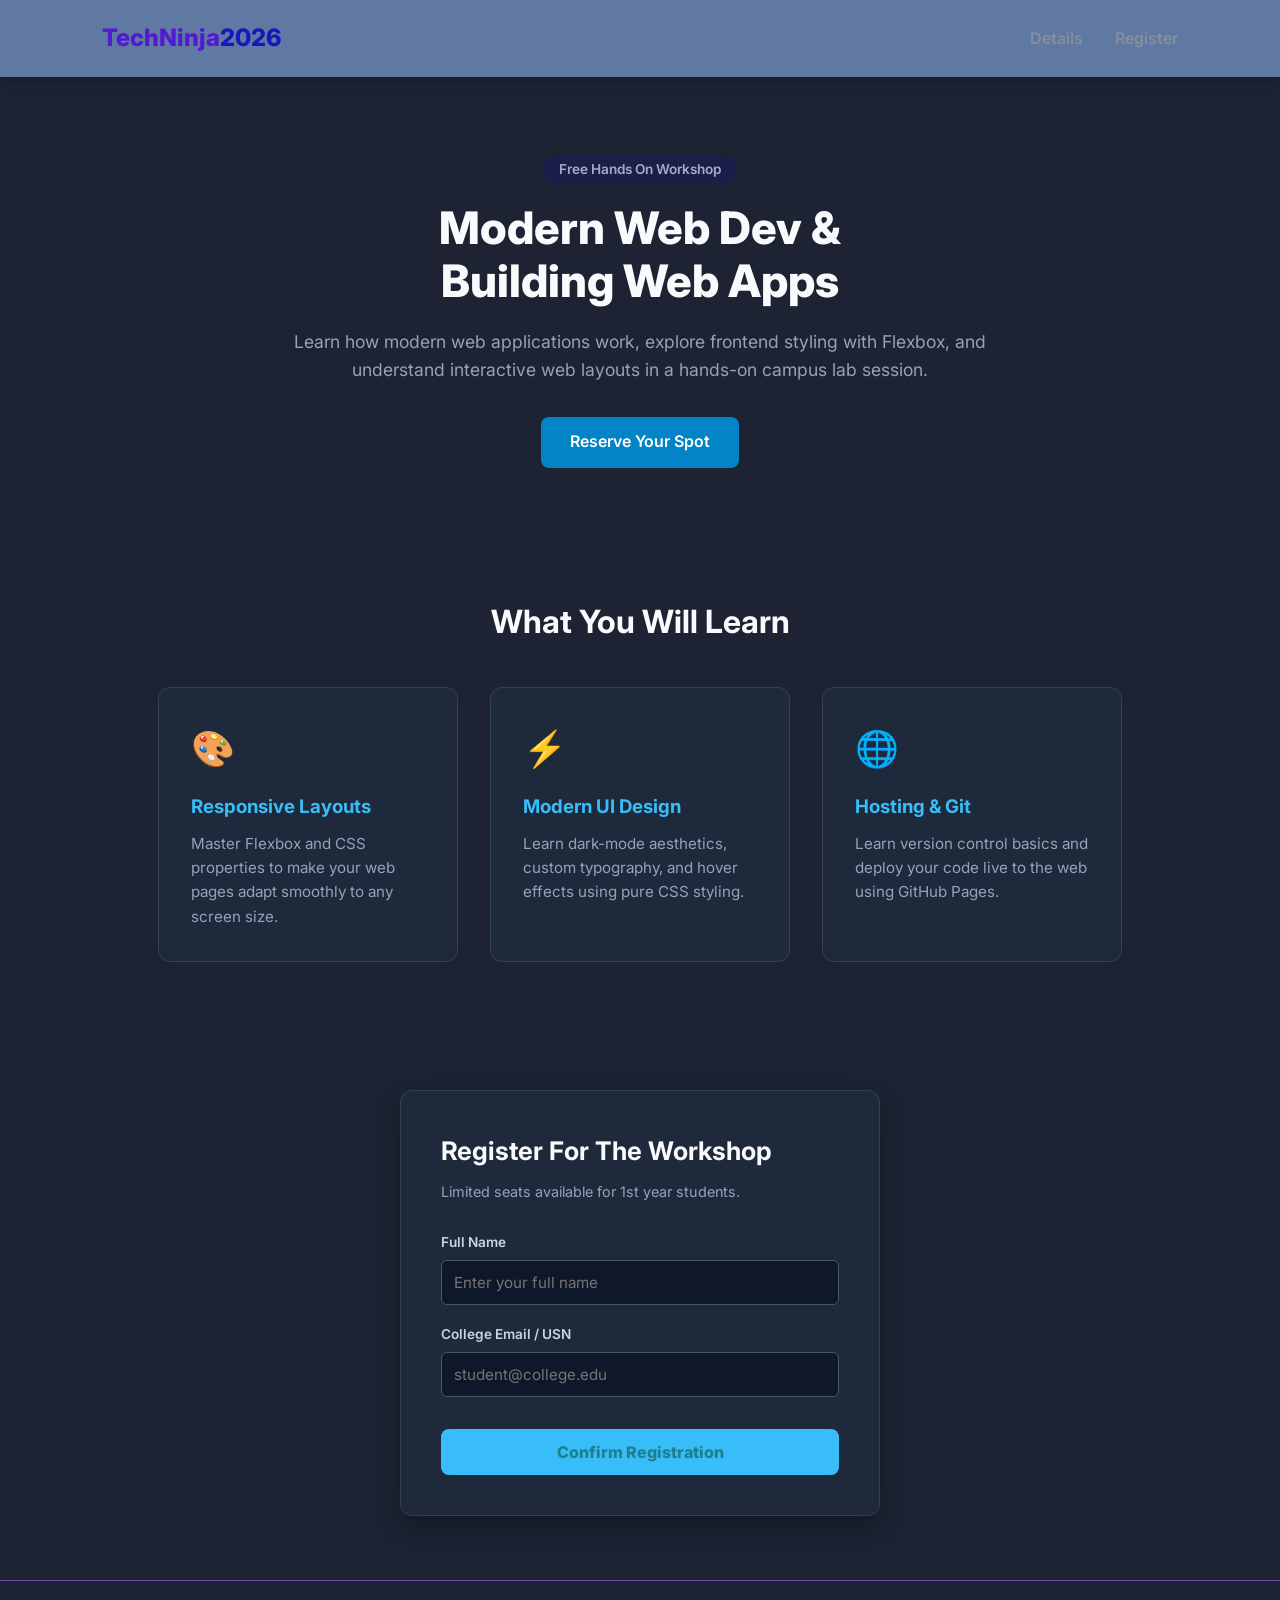
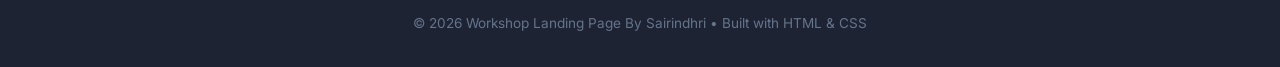
<file: index.html>
<!DOCTYPE html>
<html lang="en">
<head>
  <meta charset="UTF-8">
  <meta name="viewport" content="width=device-width, initial-scale=1.0">
  <title>TECH NINJA  2026 - Tech Workshop</title>
  <link rel="stylesheet" href="style.css">
  <!-- Google Font -->
  <link href="https://fonts.googleapis.com/css2?family=Inter:wght@400;600;800&display=swap" rel="stylesheet">
</head>
<body>

  <!-- Navigation Bar -->
  <nav class="navbar">
    <div class="logo">TechNinja<span>2026</span></div>
    <ul class="nav-links">
      <li><a href="#details">Details</a></li>
      <li><a href="#register">Register</a></li>
    </ul>
  </nav>

  <!-- Hero Section -->
  <header class="hero">
    <span class="tag"> Free Hands On Workshop</span>
    <h1>Modern Web Dev & <br>Building Web Apps</h1>
    <p>Learn how modern web applications work, explore frontend styling with Flexbox, and understand interactive web layouts in a hands-on campus lab session.</p>
    <a href="#register" class="btn primary-btn">Reserve Your Spot</a>
  </header>

  <!-- Details Cards Section -->
  <section id="details" class="cards-section">
    <h2>What You Will Learn</h2>
    <div class="card-grid">
      <div class="card">
        <div class="icon">🎨</div>
        <h3>Responsive Layouts</h3>
        <p>Master Flexbox and CSS properties to make your web pages adapt smoothly to any screen size.</p>
      </div>

      <div class="card">
        <div class="icon">⚡</div>
        <h3>Modern UI Design</h3>
        <p>Learn dark-mode aesthetics, custom typography, and hover effects using pure CSS styling.</p>
      </div>

      <div class="card">
        <div class="icon">🌐</div>
        <h3>Hosting & Git</h3>
        <p>Learn version control basics and deploy your code live to the web using GitHub Pages.</p>
      </div>
    </div>
  </section>

  <!-- Registration Form Section -->
  
  <section id="register" class="form-section">
    <div class="form-card">
      <h2>Register For The Workshop</h2>
      <p>Limited seats available for 1st year students.</p>
      
      <form>
        <div class="input-group">
          <label for="name">Full Name</label>
          <input type="text" id="name" placeholder="Enter your full name" required>
        </div>
        <div class="input-group">
          <label for="email">College Email / USN</label>
          <input type="email" id="email" placeholder="student@college.edu" required>
        </div>
        <button type="submit" class="btn submit-btn">Confirm Registration</button>
      </form>
    </div>
  </section>  

  <!-- Footer -->
  <footer>
    <p>© 2026 Workshop Landing Page By Sairindhri  • Built with HTML & CSS</p>
  </footer>

</body>
</html>
</file>
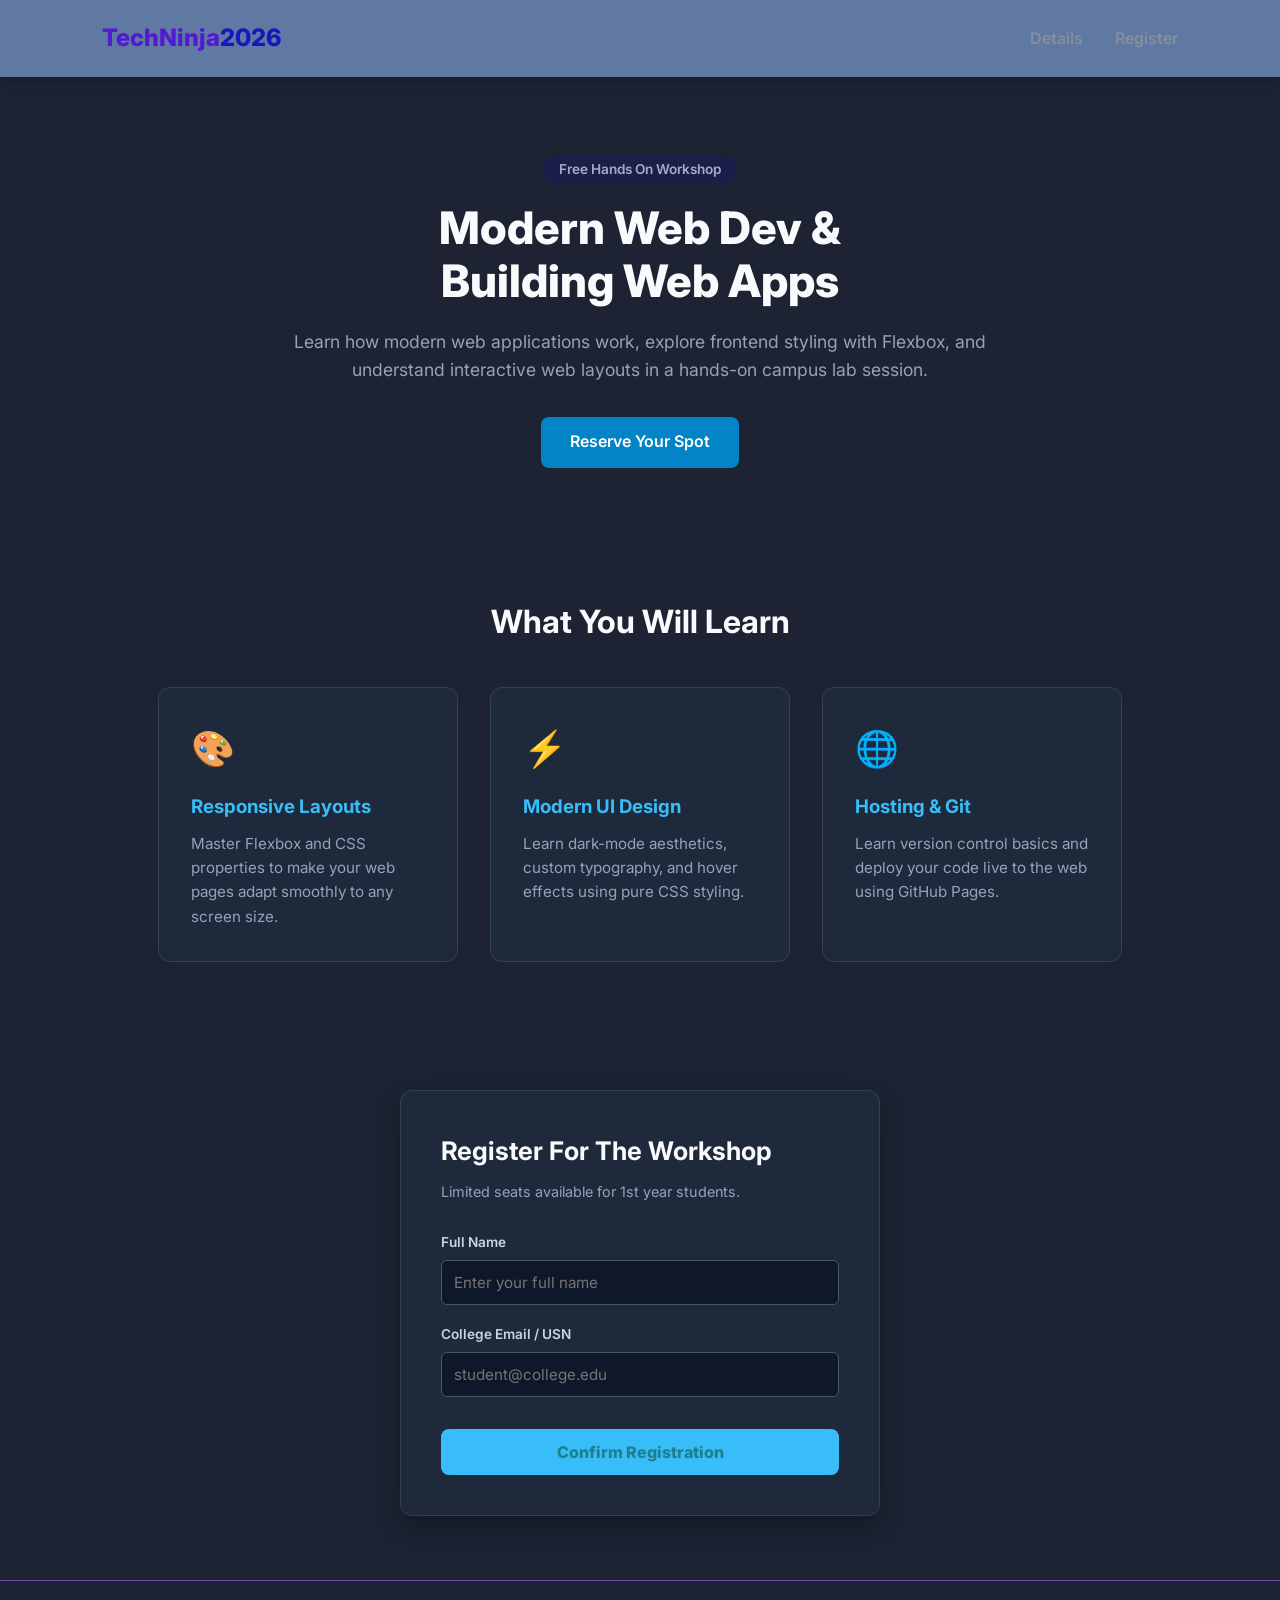
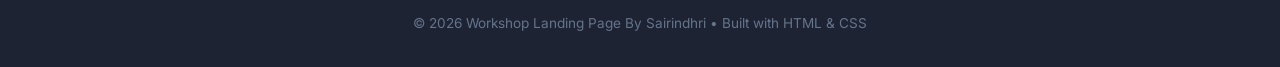
<file: project1.html>
<!DOCTYPE html>
<html lang="en">
<head>
  <meta charset="UTF-8">
  <meta name="viewport" content="width=device-width, initial-scale=1.0">
  <title>TECH NINJA  2026 - Tech Workshop</title>
  <link rel="stylesheet" href="project1.css">
  <!-- Google Font -->
  <link href="https://fonts.googleapis.com/css2?family=Inter:wght@400;600;800&display=swap" rel="stylesheet">
</head>
<body>

  <!-- Navigation Bar -->
  <nav class="navbar">
    <div class="logo">TechNinja<span>2026</span></div>
    <ul class="nav-links">
      <li><a href="#details">Details</a></li>
      <li><a href="#register">Register</a></li>
    </ul>
  </nav>

  <!-- Hero Section -->
  <header class="hero">
    <span class="tag"> Free Hands On Workshop</span>
    <h1>Modern Web Dev & <br>Building Web Apps</h1>
    <p>Learn how modern web applications work, explore frontend styling with Flexbox, and understand interactive web layouts in a hands-on campus lab session.</p>
    <a href="#register" class="btn primary-btn">Reserve Your Spot</a>
  </header>

  <!-- Details Cards Section -->
  <section id="details" class="cards-section">
    <h2>What You Will Learn</h2>
    <div class="card-grid">
      <div class="card">
        <div class="icon">🎨</div>
        <h3>Responsive Layouts</h3>
        <p>Master Flexbox and CSS properties to make your web pages adapt smoothly to any screen size.</p>
      </div>

      <div class="card">
        <div class="icon">⚡</div>
        <h3>Modern UI Design</h3>
        <p>Learn dark-mode aesthetics, custom typography, and hover effects using pure CSS styling.</p>
      </div>

      <div class="card">
        <div class="icon">🌐</div>
        <h3>Hosting & Git</h3>
        <p>Learn version control basics and deploy your code live to the web using GitHub Pages.</p>
      </div>
    </div>
  </section>

  <!-- Registration Form Section -->
  
  <section id="register" class="form-section">
    <div class="form-card">
      <h2>Register For The Workshop</h2>
      <p>Limited seats available for 1st year students.</p>
      
      <form>
        <div class="input-group">
          <label for="name">Full Name</label>
          <input type="text" id="name" placeholder="Enter your full name" required>
        </div>
        <div class="input-group">
          <label for="email">College Email / USN</label>
          <input type="email" id="email" placeholder="student@college.edu" required>
        </div>
        <button type="submit" class="btn submit-btn">Confirm Registration</button>
      </form>
    </div>
  </section>  

  <!-- Footer -->
  <footer>
    <p>© 2026 Workshop Landing Page By Sairindhri  • Built with HTML & CSS</p>
  </footer>

</body>
</html>
</file>
<file: style.css>
/* Reset & Base Styles */
* {
  margin: 0;
  padding: 0;
  box-sizing: border-box;
  font-family: 'Inter', sans-serif;
}

html {
  scroll-behavior: smooth;
}

body {
  background-color: #1d2333;
  color: #f8fafc;
  line-height: 1.6;
}

/* Navigation Bar */
.navbar {
  display: flex;
  justify-content: space-between;
  align-items: center;
  padding: 1.2rem 8%;
  background-color: #5f79a3;
  position: sticky;
  top: 0;
  z-index: 100;
  box-shadow: 0 4px 12px rgba(0, 0, 0, 0.2);
}

.logo {
  font-size: 1.5rem;
  font-weight: 800;
  color: #521bd1;
}

.logo span {
  color: #1916bd;
}

.nav-links {
  display: flex;
  list-style: none;
  gap: 2rem;
}

.nav-links a {
  color: #868f9c;
  text-decoration: none;
  font-weight: 600;
  transition: color 0.3s ease;
}

.nav-links a:hover {
  color: #020303;
}

/* Hero Section */
.hero {
  text-align: center;
  padding: 5rem 1rem 4rem 1rem;
  max-width: 800px;
  margin: 0 auto;
}

.tag {
  background-color: rgba(12, 8, 206, 0.15);
  color: #aaa8c7;
  padding: 0.4rem 1rem;
  border-radius: 20px;
  font-size: 0.85rem;
  font-weight: 600;
}

.hero h1 {
  font-size: 2.8rem;
  font-weight: 800;
  margin: 1.2rem 0;
  line-height: 1.2;
}

.hero p {
  color: #94a3b8;
  font-size: 1.1rem;
  margin-bottom: 2rem;
}

/* Buttons */
.btn {
  display: inline-block;
  padding: 0.8rem 1.8rem;
  border-radius: 8px;
  font-weight: 600;
  text-decoration: none;
  cursor: pointer;
  border: none;
  transition: transform 0.2s ease, background-color 0.3s ease;
}

.primary-btn {
  background-color: #0284c7;
  color: #ffffff;
}

.primary-btn:hover {
  background-color: #0369a1;
  transform: translateY(-2px);
}

/* Cards Section */
.cards-section {
  padding: 4rem 8%;
  text-align: center;
}

.cards-section h2 {
  font-size: 2rem;
  margin-bottom: 2.5rem;
}

.card-grid {
  display: flex;
  justify-content: center;
  gap: 2rem;
  flex-wrap: wrap;
}

.card {
  background-color: #1e293b;
  padding: 2rem;
  border-radius: 12px;
  width: 300px;
  text-align: left;
  border: 1px solid #334155;
  cursor: pointer;
  transition: transform 0.3s ease, border-color 0.3s ease;
}

.card:hover {
  transform: translateY(-5px);
  border-color: #38bdf8;
}

.icon {
  font-size: 2.2rem;
  margin-bottom: 1rem;
}

.card h3 {
  margin-bottom: 0.6rem;
  color: #38bdf8;
}

.card p {
  color: #94a3b8;
  font-size: 0.95rem;
}

/* Form Section */
.form-section {
  padding: 4rem 1rem;
  display: flex;
  justify-content: center;
}

.form-card {
  background-color: #1e293b;
  padding: 2.5rem;
  border-radius: 12px;
  width: 100%;
  max-width: 480px;
  border: 1px solid #334155;
  box-shadow: 0 10px 25px rgba(0,0,0,0.3);
}

.form-card h2 {
  font-size: 1.6rem;
  margin-bottom: 0.5rem;
}

.form-card p {
  color: #94a3b8;
  margin-bottom: 1.8rem;
  font-size: 0.9rem;
}

.input-group {
  margin-bottom: 1.2rem;
  text-align: left;
}

.input-group label {
  display: block;
  font-size: 0.85rem;
  font-weight: 600;
  margin-bottom: 0.4rem;
  color: #cbd5e1;
}

.input-group input {
  width: 100%;
  padding: 0.75rem;
  border-radius: 6px;
  border: 1px solid #475569;
  background-color: #0f172a;
  color: #fff;
  font-size: 0.95rem;
  outline: none;
  transition: border-color 0.2s ease, box-shadow 0.2s ease;
}

.input-group input:focus {
  border-color: #38bdf8;
  box-shadow: 0 0 0 3px rgba(56, 189, 248, 0.2);
}

.submit-btn {
  width: 100%;
  background-color: #38bdf8;
  color: #1e808d;
  font-size: 1rem;
  font-weight: 800;
  margin-top: 0.8rem;
}

.submit-btn:hover {
  background-color: #7dd3fc;
  transform: translateY(-2px);
}

/* Footer */
footer {
  text-align: center;
  padding: 2rem;
  color: #64748b;
  font-size: 0.85rem;
  border-top: 1px solid #7d4cac;
}
</file>
<file: project1.css>
/* Reset & Base Styles */
* {
  margin: 0;
  padding: 0;
  box-sizing: border-box;
  font-family: 'Inter', sans-serif;
}

html {
  scroll-behavior: smooth;
}

body {
  background-color: #1d2333;
  color: #f8fafc;
  line-height: 1.6;
}

/* Navigation Bar */
.navbar {
  display: flex;
  justify-content: space-between;
  align-items: center;
  padding: 1.2rem 8%;
  background-color: #5f79a3;
  position: sticky;
  top: 0;
  z-index: 100;
  box-shadow: 0 4px 12px rgba(0, 0, 0, 0.2);
}

.logo {
  font-size: 1.5rem;
  font-weight: 800;
  color: #521bd1;
}

.logo span {
  color: #1916bd;
}

.nav-links {
  display: flex;
  list-style: none;
  gap: 2rem;
}

.nav-links a {
  color: #868f9c;
  text-decoration: none;
  font-weight: 600;
  transition: color 0.3s ease;
}

.nav-links a:hover {
  color: #020303;
}

/* Hero Section */
.hero {
  text-align: center;
  padding: 5rem 1rem 4rem 1rem;
  max-width: 800px;
  margin: 0 auto;
}

.tag {
  background-color: rgba(12, 8, 206, 0.15);
  color: #aaa8c7;
  padding: 0.4rem 1rem;
  border-radius: 20px;
  font-size: 0.85rem;
  font-weight: 600;
}

.hero h1 {
  font-size: 2.8rem;
  font-weight: 800;
  margin: 1.2rem 0;
  line-height: 1.2;
}

.hero p {
  color: #94a3b8;
  font-size: 1.1rem;
  margin-bottom: 2rem;
}

/* Buttons */
.btn {
  display: inline-block;
  padding: 0.8rem 1.8rem;
  border-radius: 8px;
  font-weight: 600;
  text-decoration: none;
  cursor: pointer;
  border: none;
  transition: transform 0.2s ease, background-color 0.3s ease;
}

.primary-btn {
  background-color: #0284c7;
  color: #ffffff;
}

.primary-btn:hover {
  background-color: #0369a1;
  transform: translateY(-2px);
}

/* Cards Section */
.cards-section {
  padding: 4rem 8%;
  text-align: center;
}

.cards-section h2 {
  font-size: 2rem;
  margin-bottom: 2.5rem;
}

.card-grid {
  display: flex;
  justify-content: center;
  gap: 2rem;
  flex-wrap: wrap;
}

.card {
  background-color: #1e293b;
  padding: 2rem;
  border-radius: 12px;
  width: 300px;
  text-align: left;
  border: 1px solid #334155;
  cursor: pointer;
  transition: transform 0.3s ease, border-color 0.3s ease;
}

.card:hover {
  transform: translateY(-5px);
  border-color: #38bdf8;
}

.icon {
  font-size: 2.2rem;
  margin-bottom: 1rem;
}

.card h3 {
  margin-bottom: 0.6rem;
  color: #38bdf8;
}

.card p {
  color: #94a3b8;
  font-size: 0.95rem;
}

/* Form Section */
.form-section {
  padding: 4rem 1rem;
  display: flex;
  justify-content: center;
}

.form-card {
  background-color: #1e293b;
  padding: 2.5rem;
  border-radius: 12px;
  width: 100%;
  max-width: 480px;
  border: 1px solid #334155;
  box-shadow: 0 10px 25px rgba(0,0,0,0.3);
}

.form-card h2 {
  font-size: 1.6rem;
  margin-bottom: 0.5rem;
}

.form-card p {
  color: #94a3b8;
  margin-bottom: 1.8rem;
  font-size: 0.9rem;
}

.input-group {
  margin-bottom: 1.2rem;
  text-align: left;
}

.input-group label {
  display: block;
  font-size: 0.85rem;
  font-weight: 600;
  margin-bottom: 0.4rem;
  color: #cbd5e1;
}

.input-group input {
  width: 100%;
  padding: 0.75rem;
  border-radius: 6px;
  border: 1px solid #475569;
  background-color: #0f172a;
  color: #fff;
  font-size: 0.95rem;
  outline: none;
  transition: border-color 0.2s ease, box-shadow 0.2s ease;
}

.input-group input:focus {
  border-color: #38bdf8;
  box-shadow: 0 0 0 3px rgba(56, 189, 248, 0.2);
}

.submit-btn {
  width: 100%;
  background-color: #38bdf8;
  color: #1e808d;
  font-size: 1rem;
  font-weight: 800;
  margin-top: 0.8rem;
}

.submit-btn:hover {
  background-color: #7dd3fc;
  transform: translateY(-2px);
}

/* Footer */
footer {
  text-align: center;
  padding: 2rem;
  color: #64748b;
  font-size: 0.85rem;
  border-top: 1px solid #7d4cac;
}
</file>
